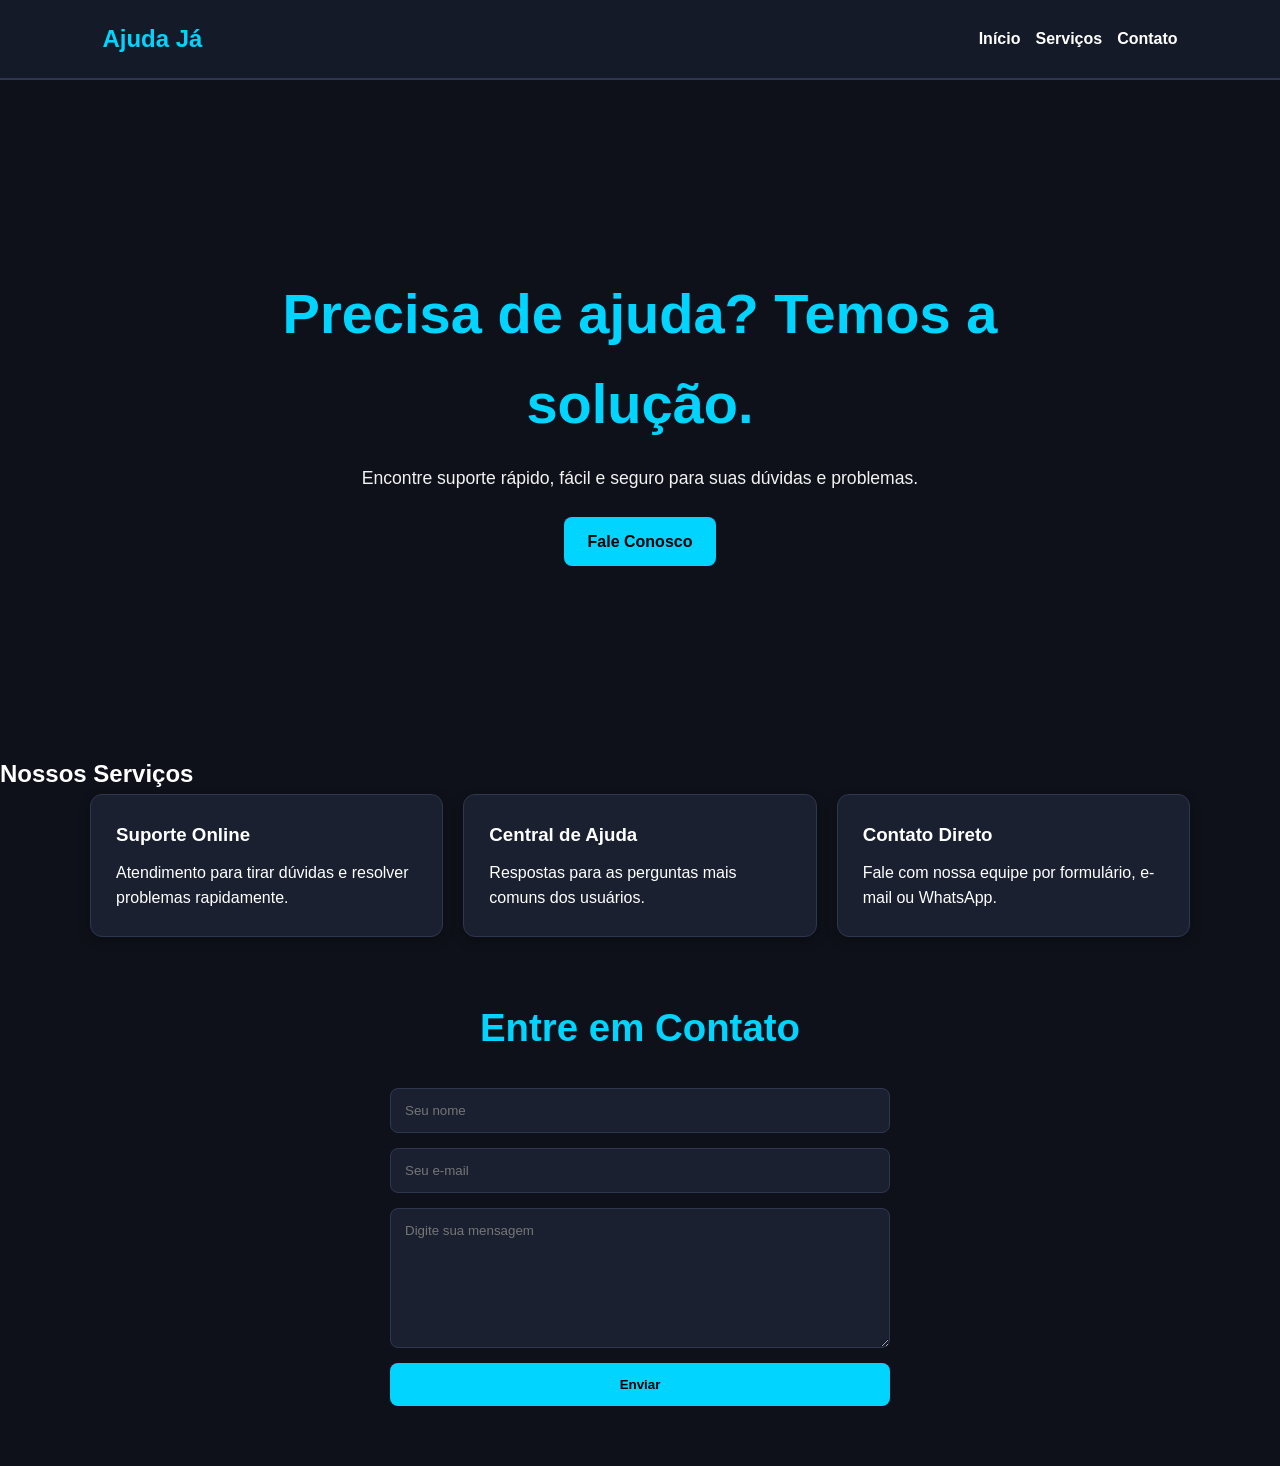
<file: index.html>
<!DOCTYPE html>
<html lang="pt-BR">
<head>
  <meta charset="UTF-8" />
  <meta name="viewport" content="width=device-width, initial-scale=1.0" />
  <title>Ajuda Já</title>
  <link rel="stylesheet" href="style.css" />
</head>
<body>
  <header class="header">
    <div class="logo">Ajuda Já</div>
    <nav class="nav">
      <a href="#inicio">Início</a>
      <a href="#servicos">Serviços</a>
      <a href="#contato">Contato</a>
    </nav>
  </header>

  <section class="hero" id="inicio">
    <div class="hero-text">
      <h1>Precisa de ajuda? Temos a solução.</h1>
      <p>Encontre suporte rápido, fácil e seguro para suas dúvidas e problemas.</p>
      <a href="#contato" class="btn">Fale Conosco</a>
    </div>
  </section>

  <section class="servicos" id="servicos">
    <h2>Nossos Serviços</h2>
    <div class="cards">
      <div class="card">
        <h3>Suporte Online</h3>
        <p>Atendimento para tirar dúvidas e resolver problemas rapidamente.</p>
      </div>
      <div class="card">
        <h3>Central de Ajuda</h3>
        <p>Respostas para as perguntas mais comuns dos usuários.</p>
      </div>
      <div class="card">
        <h3>Contato Direto</h3>
        <p>Fale com nossa equipe por formulário, e-mail ou WhatsApp.</p>
      </div>
    </div>
  </section>

  <section class="contato" id="contato">
    <h2>Entre em Contato</h2>
    <form>
      <input type="text" placeholder="Seu nome" required />
      <input type="email" placeholder="Seu e-mail" required />
      <textarea placeholder="Digite sua mensagem" required></textarea>
      <button type="submit">Enviar</button>
    </form>
  </section>
</body>
</html>
</file>
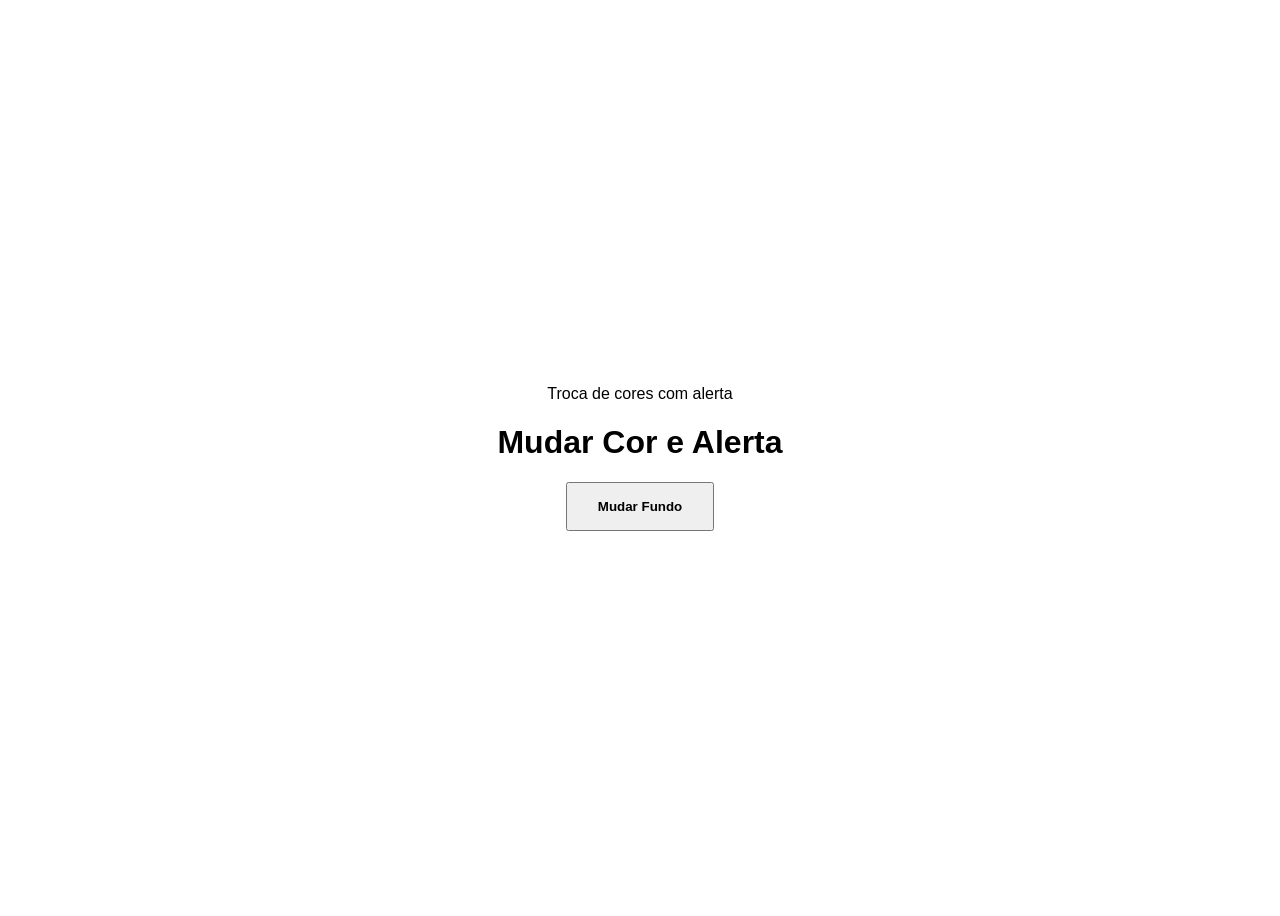
<file: ativida.html>
Troca de cores com alerta
<!DOCTYPE html>
<html lang="pt-BR">
<head>
    <meta charset="UTF-8">
    <title>Troca de Cor com Alerta</title>
    <style>
        body {
            transition: background-color 0.4s;
            display: flex;
            flex-direction: column;
            align-items: center;
            justify-content: center;
            height: 100vh;
            font-family: sans-serif;
        }
        button {
            padding: 15px 30px;
            cursor: pointer;
            font-weight: bold;
        }
    </style>
</head>
<body>
    <h1>Mudar Cor e Alerta</h1>
    <button onclick="mudarTudo()">Mudar Fundo</button>

    <script>
        const cores = ["Vermelho", "Verde", "Azul", "Amarelo", "Roxo"];
        const hex = ["#FF0000", "#00FF00", "#0000FF", "#FFFF00", "#800080"];
        let i = 0;

        function mudarTudo() {
            // 1. Muda a cor de fundo
            document.body.style.backgroundColor = hex[i];

            // 2. Dispara o alerta avisando o nome da cor
            alert("A cor agora é: " + cores[i]);

            // 3. Lógica para girar o índice (0 a 4)
            i++;
            if (i === cores.length) {
                i = 0;
            }
        }
    </script>
</body>
</html>
</file>
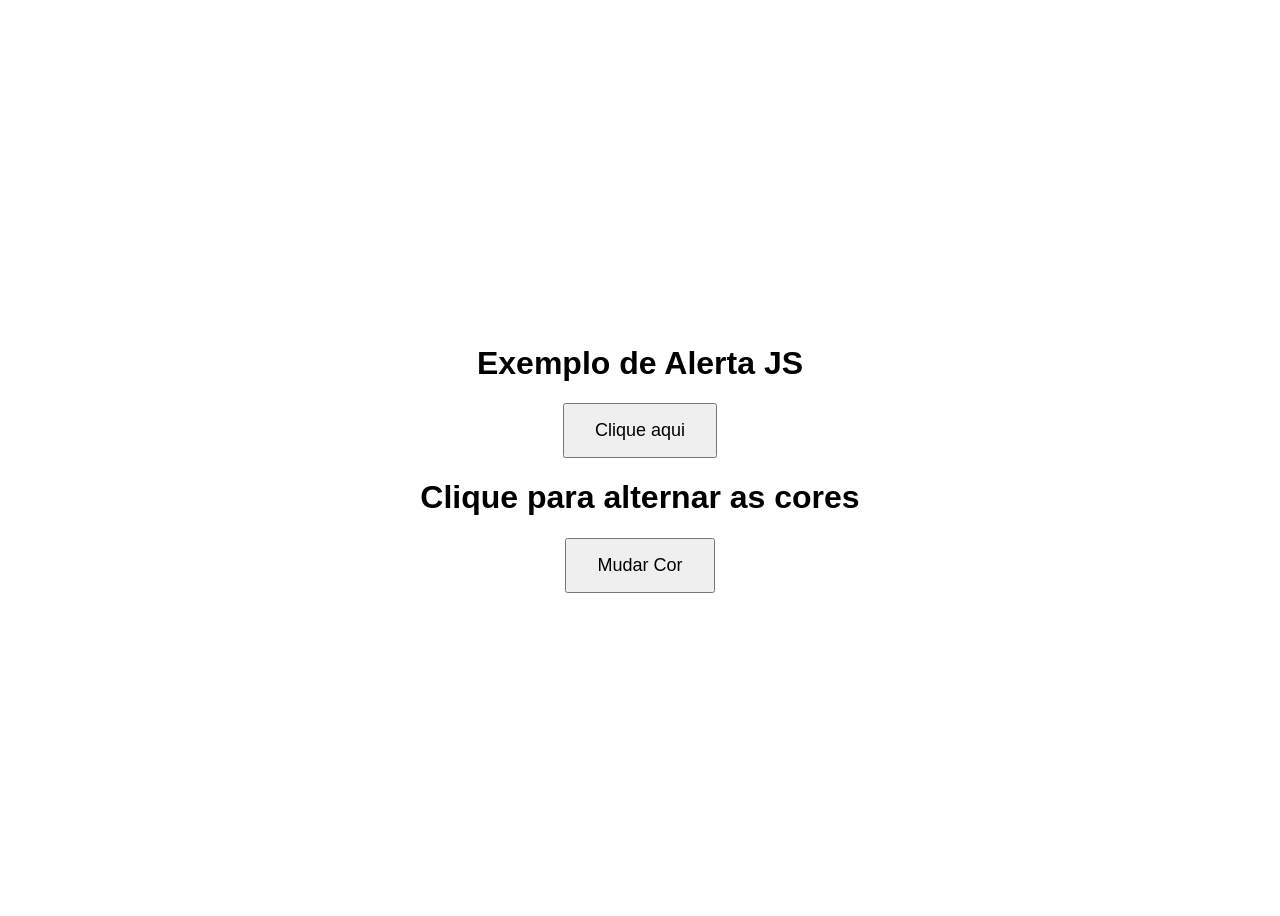
<file: site.html>
<!DOCTYPE html> 
<html lang="pt-br">
<head>
    <meta charset="UTF-8">
    <title>site que troca de cor</title> 
    <style>
        body {
            transition: background-color 0.3s; 
            display: flex;
            flex-direction: column;
            align-items: center;
            justify-content: center;
            height: 100vh;
            font-family: sans-serif;
        }
        button {
            padding: 15px 30px;
            font-size: 18px;
            cursor: pointer;
        }
    </style>
</head>
<body>

<h1>Exemplo de Alerta JS</h1>
    <button onclick="mostrarAlerta()">Clique aqui</button>

    <script>
        function mostrarAlerta() {
           
            alert("Olá! Este é um alerta do JavaScript.");
        }
    </script>

    <h1>Clique para alternar as cores</h1>
    <button onclick="trocarCor()">Mudar Cor</button>
    <script>
        const cores = ["#FF5733", "#33FF57", "#3357FF", "#F333FF", "#FFD700"];
            let indice = 0;
        function trocarCor() {
                document.body.style.backgroundColor = cores[indice];
                        indice++;
                if (indice === cores.length) {
            indice = 0;
            }
        }
    </script>
</body>
</html>
</file>
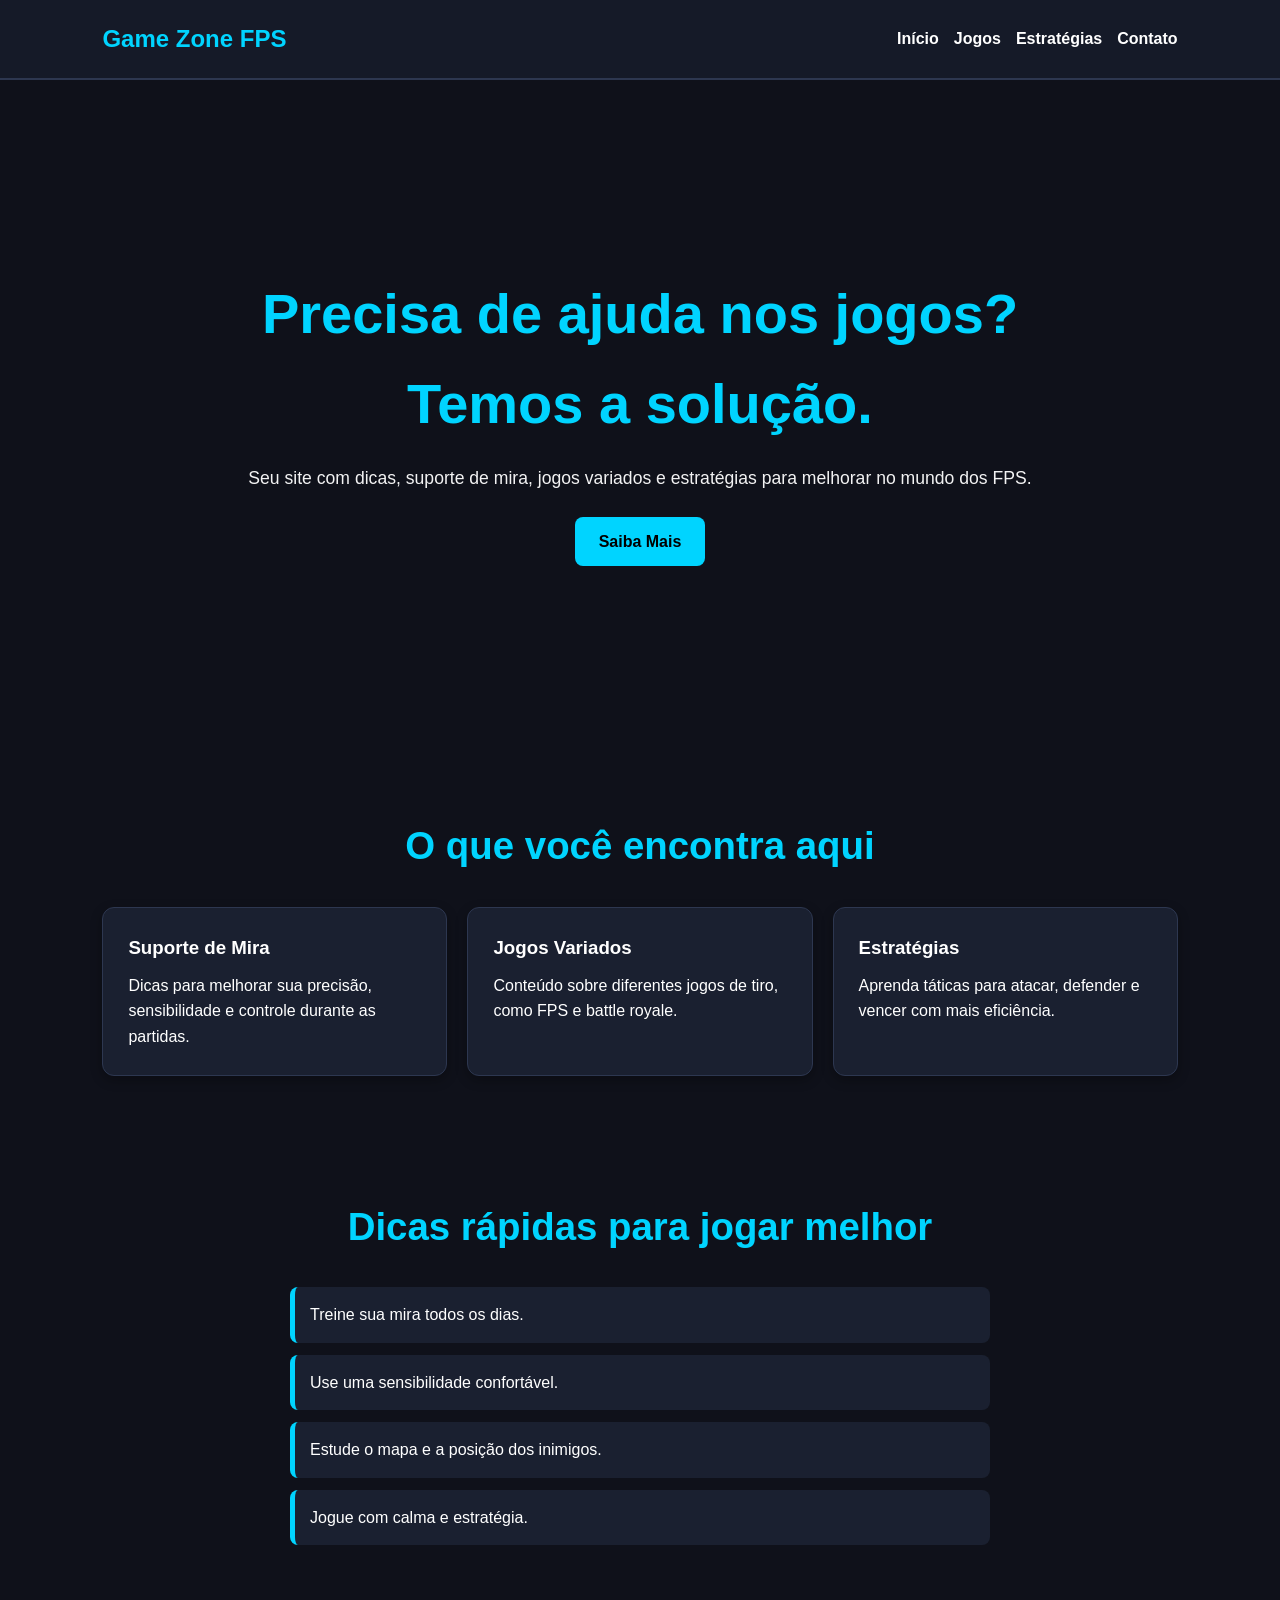
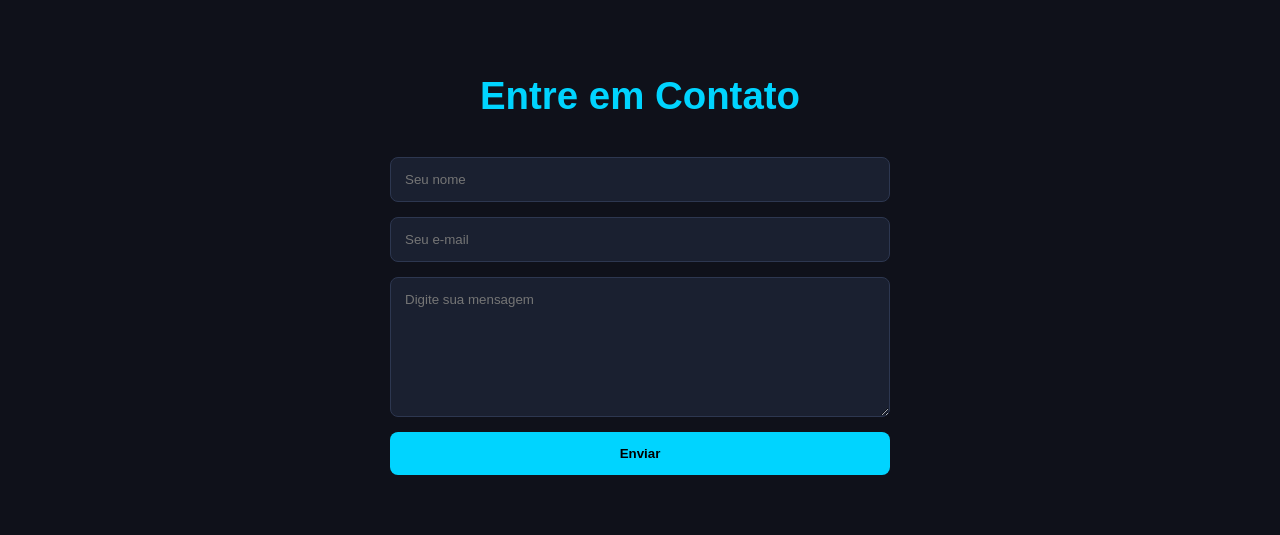
<file: Tech.html>
<!DOCTYPE html>
<html lang="pt-BR">
<head>
  <meta charset="UTF-8" />
  <meta name="viewport" content="width=device-width, initial-scale=1.0" />
  <title>Game Zone FPS</title>
  <link rel="stylesheet" href="style.css" />
</head>
<body>
  <header class="header">
    <div class="logo">Game Zone FPS</div>
    <nav class="nav">
      <a href="#inicio">Início</a>
      <a href="#jogos">Jogos</a>
      <a href="#estrategias">Estratégias</a>
      <a href="#contato">Contato</a>
    </nav>
  </header>

  <section class="hero" id="inicio">
    <div class="hero-text">
      <h1>Precisa de ajuda nos jogos? Temos a solução.</h1>
      <p>Seu site com dicas, suporte de mira, jogos variados e estratégias para melhorar no mundo dos FPS.</p>
      <a href="#contato" class="btn">Saiba Mais</a>
    </div>
  </section>

  <section class="conteudo">
    <h2>O que você encontra aqui</h2>

    <div class="cards">
      <div class="card">
        <h3>Suporte de Mira</h3>
        <p>Dicas para melhorar sua precisão, sensibilidade e controle durante as partidas.</p>
      </div>

      <div class="card" id="jogos">
        <h3>Jogos Variados</h3>
        <p>Conteúdo sobre diferentes jogos de tiro, como FPS e battle royale.</p>
      </div>

      <div class="card" id="estrategias">
        <h3>Estratégias</h3>
        <p>Aprenda táticas para atacar, defender e vencer com mais eficiência.</p>
      </div>
    </div>
  </section>

  <section class="destaque">
    <h2>Dicas rápidas para jogar melhor</h2>
    <ul>
      <li>Treine sua mira todos os dias.</li>
      <li>Use uma sensibilidade confortável.</li>
      <li>Estude o mapa e a posição dos inimigos.</li>
      <li>Jogue com calma e estratégia.</li>
    </ul>
  </section>

  <section class="contato" id="contato">
    <h2>Entre em Contato</h2>
    <form>
      <input type="text" placeholder="Seu nome" required />
      <input type="email" placeholder="Seu e-mail" required />
      <textarea placeholder="Digite sua mensagem" required></textarea>
      <button type="submit">Enviar</button>
    </form>
  </section>
</body>
</html>
</file>
<file: style.css>
* {
  margin: 0;
  padding: 0;
  box-sizing: border-box;
  font-family: Arial, sans-serif;
}

body {
  background: #0f111a;
  color: #ffffff;
  line-height: 1.6;
}

.header {
  display: flex;
  justify-content: space-between;
  align-items: center;
  padding: 20px 8%;
  background: #151a28;
  border-bottom: 2px solid #2d3750;
  flex-wrap: wrap;
  gap: 15px;
}

.logo {
  font-size: 24px;
  font-weight: bold;
  color: #00d4ff;
}

.nav {
  display: flex;
  flex-wrap: wrap;
  gap: 15px;
}

.nav a {
  color: white;
  text-decoration: none;
  font-weight: bold;
}

.hero {
  min-height: 75vh;
  display: flex;
  align-items: center;
  justify-content: center;
  text-align: center;
  padding: 40px 20px;
  background: linear-gradient(rgba(15, 17, 26, 0.85), rgba(15, 17, 26, 0.85)),
              url('https://images.unsplash.com/photo-1542751371-adc38448a05e') center/cover;
}

.hero-text {
  max-width: 800px;
}

.hero h1 {
  font-size: clamp(2rem, 5vw, 3.5rem);
  margin-bottom: 15px;
  color: #00d4ff;
}

.hero p {
  font-size: 1.1rem;
  margin-bottom: 25px;
  opacity: 0.95;
}

.btn {
  display: inline-block;
  background: #00d4ff;
  color: #000;
  padding: 12px 24px;
  text-decoration: none;
  border-radius: 8px;
  font-weight: bold;
}

.conteudo,
.destaque,
.contato {
  padding: 60px 8%;
  text-align: center;
}

.conteudo h2,
.destaque h2,
.contato h2 {
  font-size: clamp(1.8rem, 4vw, 2.4rem);
  margin-bottom: 30px;
  color: #00d4ff;
}

.cards {
  display: grid;
  grid-template-columns: repeat(auto-fit, minmax(220px, 1fr));
  gap: 20px;
  max-width: 1100px;
  margin: 0 auto;
}

.card {
  background: #1a2030;
  padding: 25px;
  border-radius: 12px;
  box-shadow: 0 4px 12px rgba(0, 0, 0, 0.3);
  border: 1px solid #2d3750;
  text-align: left;
}

.card h3 {
  margin-bottom: 10px;
  color: #ffffff;
}

.destaque ul {
  list-style: none;
  max-width: 700px;
  margin: 0 auto;
  text-align: left;
  display: grid;
  gap: 12px;
}

.destaque li {
  background: #1a2030;
  padding: 15px;
  border-radius: 8px;
  border-left: 5px solid #00d4ff;
}

.contato form {
  max-width: 500px;
  margin: 0 auto;
  display: grid;
  gap: 15px;
}

input, textarea {
  width: 100%;
  padding: 14px;
  border: 1px solid #2d3750;
  border-radius: 8px;
  background: #1a2030;
  color: white;
}

textarea {
  min-height: 140px;
  resize: vertical;
}

button {
  padding: 14px;
  border: none;
  border-radius: 8px;
  background: #00d4ff;
  color: #000;
  font-weight: bold;
  cursor: pointer;
}

button:hover,
.btn:hover {
  opacity: 0.9;
}
</file>
